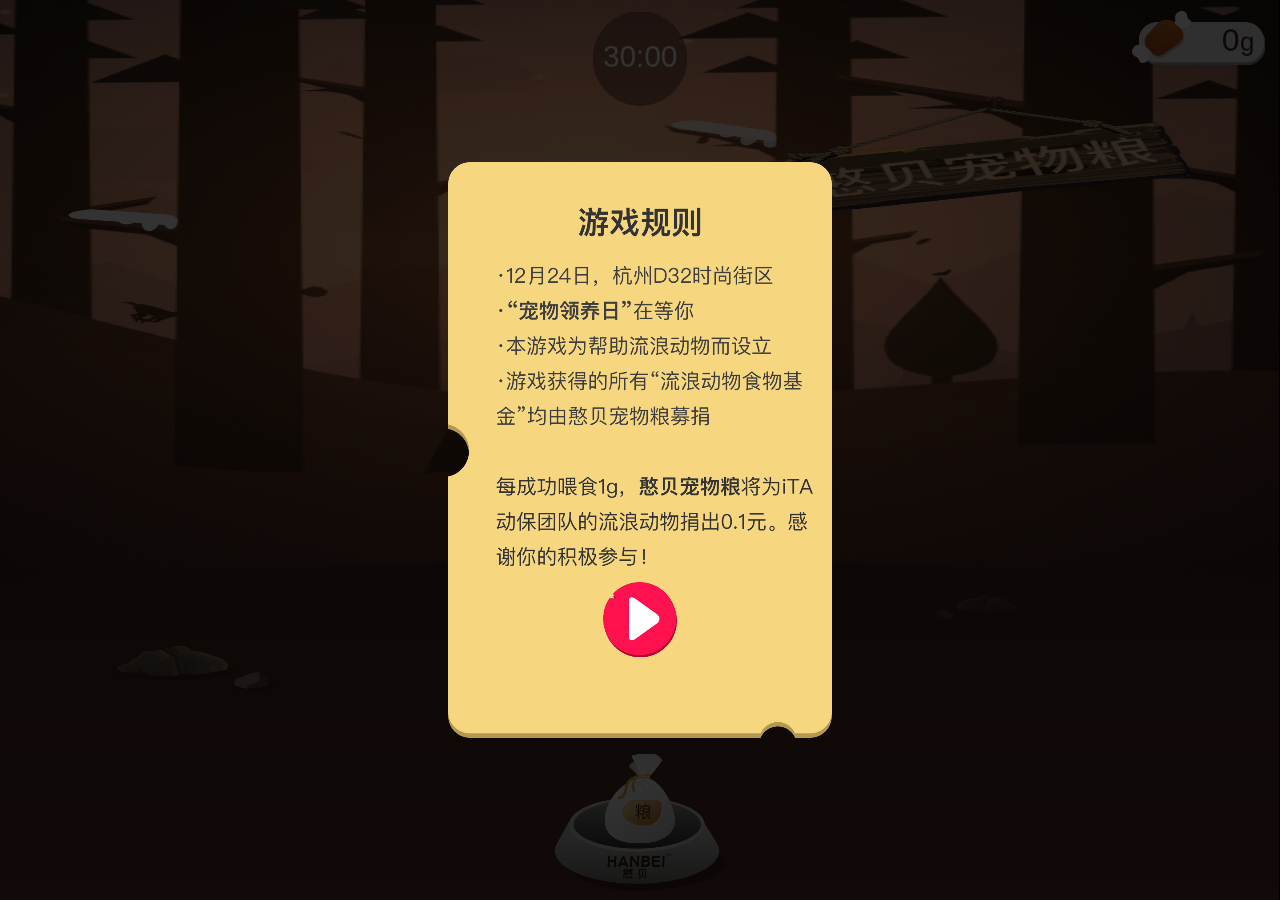
<file: index.html>
<!DOCTYPE html>
<html>
<head>
  <meta charset="utf-8">

  <title>圣诞救援队</title>

  <!--http://www.html5rocks.com/en/mobile/mobifying/-->
  <meta name="viewport"
        content="width=device-width,user-scalable=no,initial-scale=1, minimum-scale=1,maximum-scale=1"/>

  <!--https://developer.apple.com/library/safari/documentation/AppleApplications/Reference/SafariHTMLRef/Articles/MetaTags.html-->
  <meta name="apple-mobile-web-app-capable" content="yes">
  <meta name="apple-mobile-web-app-status-bar-style" content="black-translucent">
  <meta name="format-detection" content="telephone=no">

  <!-- force webkit on 360 -->
  <meta name="renderer" content="webkit"/>
  <meta name="force-rendering" content="webkit"/>
  <!-- force edge on IE -->
  <meta http-equiv="X-UA-Compatible" content="IE=edge,chrome=1"/>
  <meta name="msapplication-tap-highlight" content="no">

  <!-- force full screen on some browser -->
  <meta name="full-screen" content="yes"/>
  <meta name="x5-fullscreen" content="true"/>
  <meta name="360-fullscreen" content="true"/>

  <!-- force screen orientation on some browser -->
  <meta name="screen-orientation" content="portrait"/>
  <meta name="x5-orientation" content="portrait">

  <!--fix fireball/issues/3568 -->
  <!--<meta name="browsermode" content="application">-->
  <meta name="x5-page-mode" content="app">

  <!--<link rel="apple-touch-icon" href=".png" />-->
  <!--<link rel="apple-touch-icon-precomposed" href=".png" />-->

  <link rel="stylesheet" type="text/css" href="style-mobile.css"/>


</head>
<body>
  <canvas id="GameCanvas" oncontextmenu="event.preventDefault()" tabindex="0"></canvas>
  <div id="splash">
    <span class="tip"></span>
    <div class="progress-bar stripes">
      <span style="width: 0%"></span>
    </div>
    <span class="loading">Loading...</span>
  </div>
<script src="src/settings.js" charset="utf-8"></script>
<script src="main.js" charset="utf-8"></script>

</body>
</html>
</file>
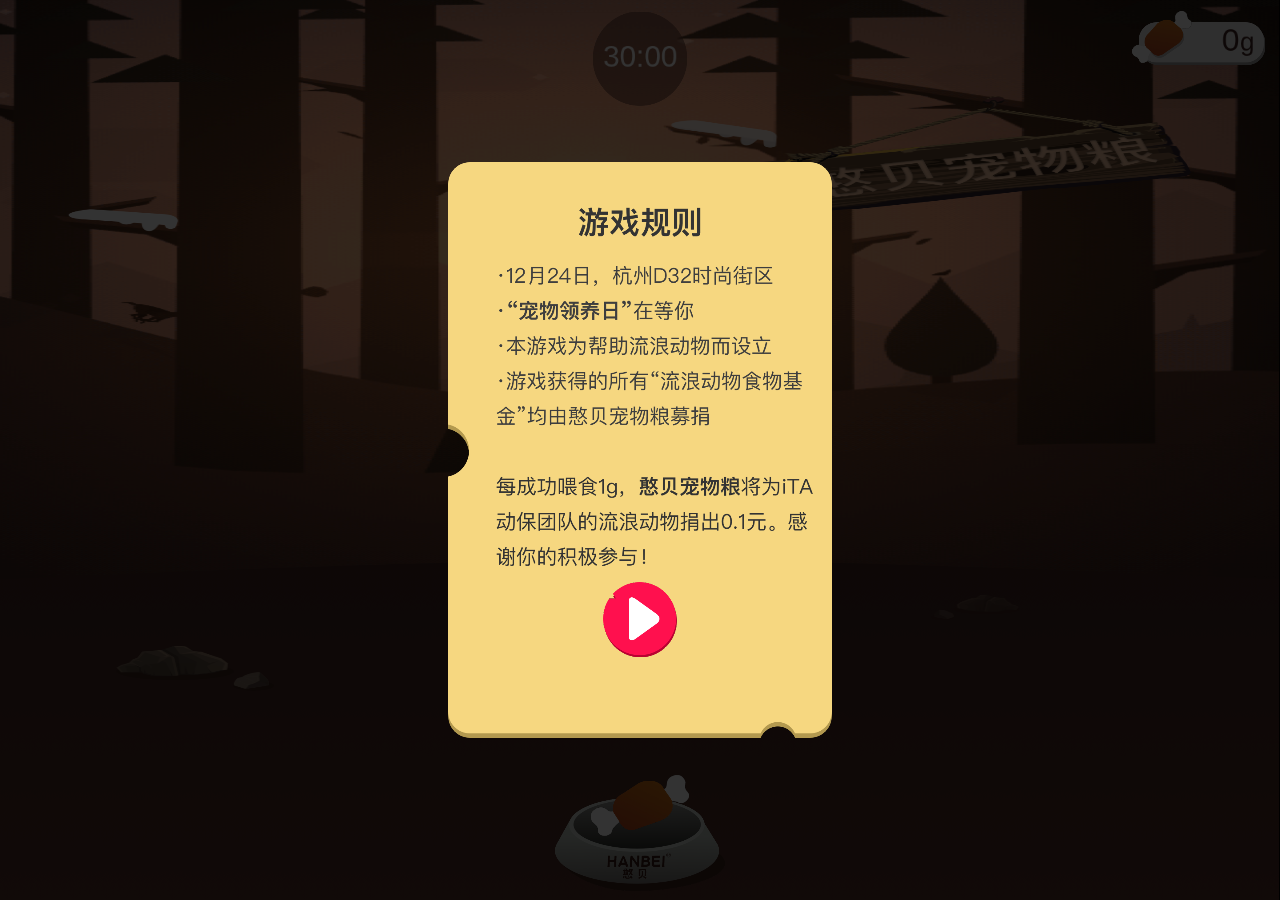
<file: happydog.html>
<!DOCTYPE html>
<html>
<head>
  <meta charset="utf-8">

  <title>Cocos Creator | happydog</title>

  <!--http://www.html5rocks.com/en/mobile/mobifying/-->
  <meta name="viewport"
        content="width=device-width,user-scalable=no,initial-scale=1, minimum-scale=1,maximum-scale=1"/>

  <!--https://developer.apple.com/library/safari/documentation/AppleApplications/Reference/SafariHTMLRef/Articles/MetaTags.html-->
  <meta name="apple-mobile-web-app-capable" content="yes">
  <meta name="apple-mobile-web-app-status-bar-style" content="black-translucent">
  <meta name="format-detection" content="telephone=no">

  <!-- force webkit on 360 -->
  <meta name="renderer" content="webkit"/>
  <meta name="force-rendering" content="webkit"/>
  <!-- force edge on IE -->
  <meta http-equiv="X-UA-Compatible" content="IE=edge,chrome=1"/>
  <meta name="msapplication-tap-highlight" content="no">

  <!-- force full screen on some browser -->
  <meta name="full-screen" content="yes"/>
  <meta name="x5-fullscreen" content="true"/>
  <meta name="360-fullscreen" content="true"/>
  
  <!-- force screen orientation on some browser -->
  <meta name="screen-orientation" content="portrait"/>
  <meta name="x5-orientation" content="portrait">

  <!--fix fireball/issues/3568 -->
  <!--<meta name="browsermode" content="application">-->
  <meta name="x5-page-mode" content="app">

  <!--<link rel="apple-touch-icon" href=".png" />-->
  <!--<link rel="apple-touch-icon-precomposed" href=".png" />-->

  <link rel="stylesheet" type="text/css" href="style-mobile.css"/>

</head>
<body>
  <canvas id="GameCanvas" oncontextmenu="event.preventDefault()" tabindex="0"></canvas>
  <div id="splash">
    <div class="progress-bar stripes">
      <span style="width: 0%"></span>
    </div>
  </div>
<script src="src/settings.js" charset="utf-8"></script>
<script src="main.js" charset="utf-8"></script>

</body>
</html>
</file>
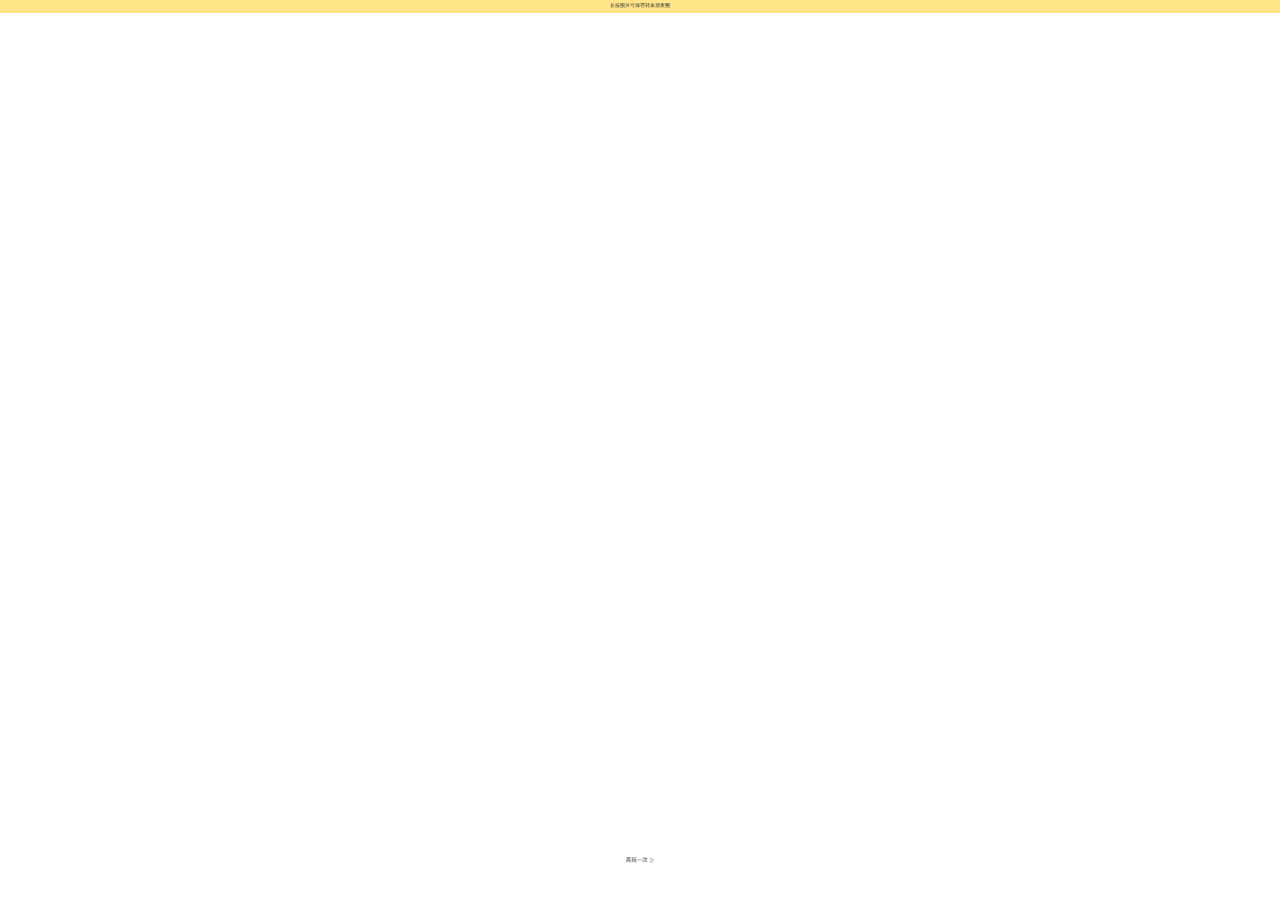
<file: share.html>
<!DOCTYPE html>
<html lang="en">
<head>
    <meta charset="UTF-8">
    <title>圣诞救援队</title>
    <meta name="format-detection" content="telephone=no">
    <meta name="flexible" content="initial-dpr=1"/>
    <script src="//github.elemecdn.com/amfe/lib-flexible/master/build/flexible.js"></script>
    <script src="//github.elemecdn.com/uglifyjs!components/zepto/1.1.6/zepto.min.js"></script>
    <script src="//github.elemecdn.com/YanagiEiichi/uparams/1.3.0/uparams.min.js"></script>
    <script src="//fabricjs.com/lib/fabric.js"></script>
    <script>
        if (/MicroMessenger/i.test(navigator.userAgent))
            document.write('<script src="//res.wx.qq.com/open/js/jweixin-1.0.0.js"><\/script>');
    </script>
<script type="text/javascript" src="./main.6de2.js"></script></head>
<body>
    <div class="mask">
        <span class="right-top-icon"></span>
    </div>
    <span class="tip">长按图片可保存转发朋友圈</span>
    <div class="result">
        <img class="resultimg">
    </div>
    <span class="replay"></span>
</body>
</html>
</file>
<file: style-mobile.css>
html {
  -ms-touch-action: none;
}

body, canvas, div {
  display: block;
  outline: none;
  -webkit-tap-highlight-color: rgba(0, 0, 0, 0);

  -moz-user-select: none;
  -webkit-user-select: none;
  -ms-user-select: none;
  -khtml-user-select: none;
  -webkit-tap-highlight-color: rgba(0, 0, 0, 0);
}

/* Remove spin of input type number */
input::-webkit-outer-spin-button,
input::-webkit-inner-spin-button {
    /* display: none; <- Crashes Chrome on hover */
    -webkit-appearance: none;
    margin: 0; /* <-- Apparently some margin are still there even though it's hidden */
}

body {
  position: absolute;
  top: 0;
  left: 0;
  width: 100%;
  height: 100%;
  padding: 0;
  border: 0;
  margin: 0;

  cursor: default;
  color: #888;
  background-color: #000;

  text-align: center;
  font-family: Helvetica, Verdana, Arial, sans-serif;

  display: flex;
  flex-direction: column;
}

#Cocos2dGameContainer {
  position: absolute;
  margin: 0;
  overflow: hidden;
  left: 0px;
  top: 0px;

  display: -webkit-box;
  -webkit-box-orient: horizontal;
  -webkit-box-align: center;
  -webkit-box-pack: center;
}

canvas {
  background-color: rgba(0, 0, 0, 0);
}

a:link, a:visited {
  color: #666;
}

a:active, a:hover {
  color: #666;
}

p.header {
  font-size: small;
}

p.footer {
  font-size: x-small;
}

#splash {
  position: absolute;
  top: 0;
  left: 0;
  width: 100%;
  height: 100%;
  background: #ffe379 url(imgs/index_bg.png) no-repeat center;
  background-size: 100% auto;
}

.tip {
    width: 248px;
    height: 161px;
    background: url(imgs/tip_img.png) center no-repeat;
    background-size: 100% auto;
    display: block;
    margin: 100px auto;
}

.loading {
    width: 100%;
    font-size: 18px;
    color: #f52e56;
    display: block;
    top: 85%;
    text-align: center;
    position: absolute;
}

.progress-bar {
    background-color: #ea8d00;
    position: absolute;
    left: 25%;
    top: 80%;
    height: 15px;
    padding: 5px;
    width: 50%;
    /*margin: 0 -175px;         */
    border-radius: 5px;
}

.progress-bar span {
    display: block;
    height: 100%;
    border-radius: 3px;
    transition: width .4s ease-in-out;
    background-color: #cd253e;
}

.stripes span {
    background-size: 30px 30px;
    background-image: linear-gradient(135deg, rgba(255, 255, 255, .15) 25%, transparent 25%,
                        transparent 50%, rgba(255, 255, 255, .15) 50%, rgba(255, 255, 255, .15) 75%,
                        transparent 75%, transparent);            
    
    animation: animate-stripes 1s linear infinite;             
}

@keyframes animate-stripes {
    0% {background-position: 0 0;} 100% {background-position: 60px 0;}
}
</file>
